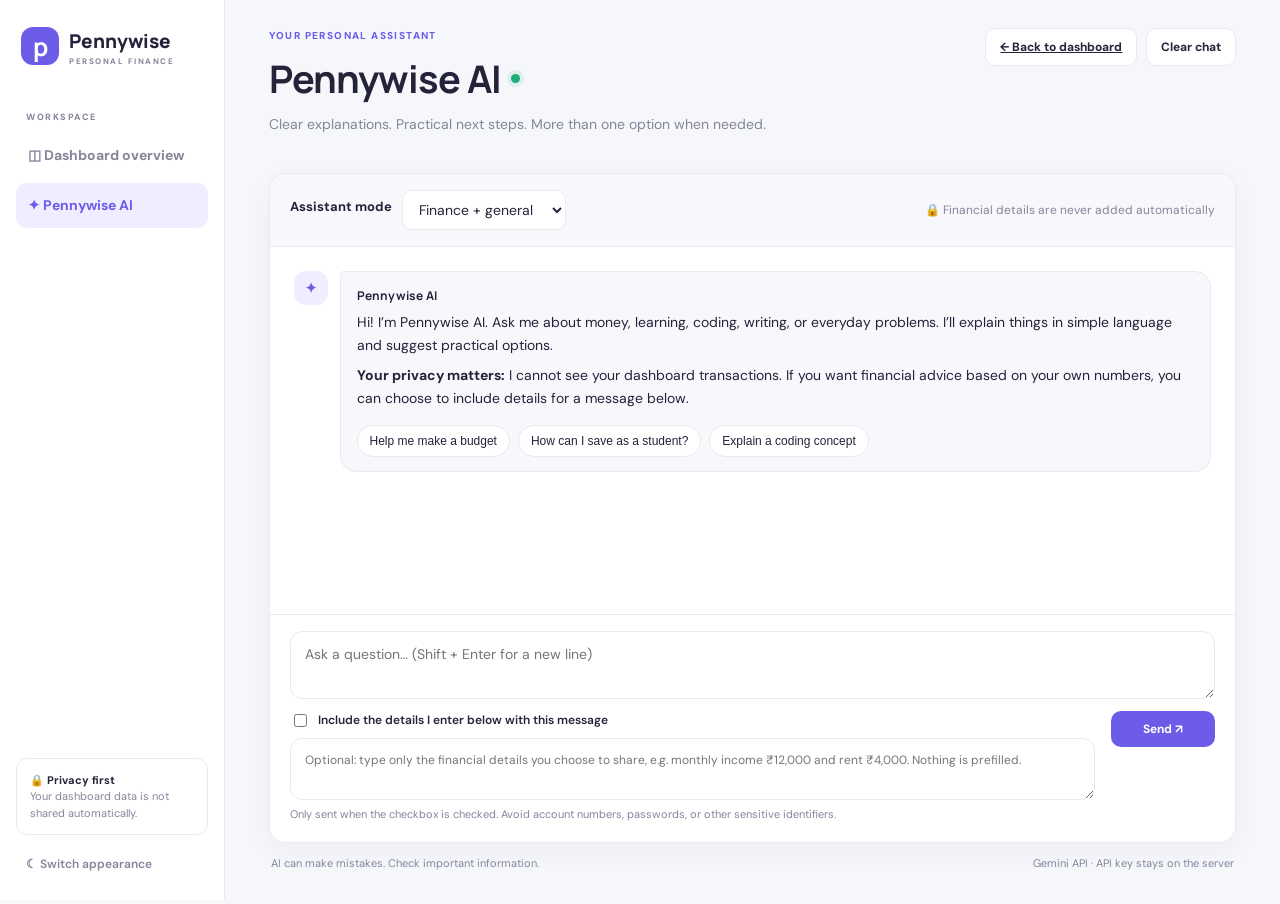
<file: chat.html>
<!doctype html>
<html lang="en" data-theme="light">
<head>
  <meta charset="utf-8"><meta name="viewport" content="width=device-width,initial-scale=1">
  <meta name="description" content="Pennywise AI — clear, practical answers for finance and everyday questions.">
  <title>Pennywise AI — Your helpful assistant</title>
  <link rel="preconnect" href="https://fonts.googleapis.com"><link href="https://fonts.googleapis.com/css2?family=DM+Sans:wght@400;500;600;700&family=Manrope:wght@400;500;600;700;800&display=swap" rel="stylesheet">
  <link rel="stylesheet" href="style.css"><link rel="stylesheet" href="chat.css">
</head>
<body class="chat-page">
  <div class="shell">
    <aside class="sidebar">
      <a class="brand" href="index.html"><b>p</b><span>Pennywise<small>PERSONAL FINANCE</small></span></a>
      <p class="side-label">WORKSPACE</p>
      <nav><a href="index.html">◫ Dashboard overview</a><a class="active" href="chat.html">✦ Pennywise AI</a></nav>
      <div class="side-bottom"><p>🔒 <b>Privacy first</b><small>Your dashboard data is not shared automatically.</small></p><button id="themeBtn" type="button">☾ Switch appearance</button></div>
    </aside>
    <main class="chat-main">
      <header class="chat-topbar"><div><small class="eyebrow">YOUR PERSONAL ASSISTANT</small><h1>Pennywise AI <span class="online-dot" aria-label="ready"></span></h1><p class="muted">Clear explanations. Practical next steps. More than one option when needed.</p></div><div class="top-actions"><a class="btn soft" href="index.html">← Back to dashboard</a><button class="btn soft" id="clearChat" type="button">Clear chat</button></div></header>
      <section class="chat-workspace panel">
        <div class="chat-controls"><div class="mode-picker"><label for="chatMode">Assistant mode</label><select id="chatMode"><option value="both">Finance + general</option><option value="finance">Personal finance</option><option value="general">General questions</option></select></div><div class="privacy-label">🔒 Financial details are never added automatically</div></div>
        <div id="messages" class="messages" role="log" aria-live="polite" aria-label="Conversation">
          <article class="message-card assistant"><div class="message-avatar">✦</div><div class="message-content"><strong>Pennywise AI</strong><p>Hi! I’m Pennywise AI. Ask me about money, learning, coding, writing, or everyday problems. I’ll explain things in simple language and suggest practical options.</p><p><b>Your privacy matters:</b> I cannot see your dashboard transactions. If you want financial advice based on your own numbers, you can choose to include details for a message below.</p><div class="suggestions"><button type="button" data-prompt="Explain budgeting to a beginner with a simple example.">Help me make a budget</button><button type="button" data-prompt="Give me a practical step-by-step plan to start saving money as a student.">How can I save as a student?</button><button type="button" data-prompt="Explain APIs and how a frontend talks to a backend in simple words.">Explain a coding concept</button></div></div></article>
        </div>
        <div id="status" class="chat-status" aria-live="polite"></div>
        <form id="chatForm" class="composer">
          <label class="sr-only" for="messageInput">Your message</label><textarea id="messageInput" rows="2" maxlength="6000" placeholder="Ask a question… (Shift + Enter for a new line)" required></textarea>
          <div class="composer-bottom"><div class="context-area"><label class="context-check"><input type="checkbox" id="includeContext"> Include the details I enter below with this message</label><textarea id="manualContext" rows="2" maxlength="2500" placeholder="Optional: type only the financial details you choose to share, e.g. monthly income ₹12,000 and rent ₹4,000. Nothing is prefilled."></textarea><small>Only sent when the checkbox is checked. Avoid account numbers, passwords, or other sensitive identifiers.</small></div><button class="btn primary send-btn" id="sendBtn" type="submit">Send ↗</button></div>
        </form>
      </section>
      <footer class="chat-footer"><span>AI can make mistakes. Check important information.</span><span>Gemini API · API key stays on the server</span></footer>
    </main>
  </div>
  <script src="chat.js"></script>
</body></html>
</file>
<file: style.css>
*{box-sizing:border-box} :root{--bg:#f6f7fb;--surface:#fff;--soft:#f7f7fc;--text:#24233a;--muted:#85859c;--line:#e9e9f2;--primary:#6d5ce8;--psoft:#efedff;--green:#159b72;--orange:#d98522;--red:#d84b64;--shadow:0 8px 28px #2724560b} [data-theme=dark]{--bg:#151522;--surface:#202032;--soft:#29293d;--text:#f0efff;--muted:#aaa9c2;--line:#38384d;--primary:#a49aff;--psoft:#34304e;--shadow:0 8px 28px #0002}body{margin:0;background:var(--bg);color:var(--text);font:14px/1.5 'DM Sans',sans-serif}h1,h2,h3,strong,.brand{font-family:Manrope,sans-serif}h1,h2,h3,p{margin-top:0}h1{font-size:27px;letter-spacing:-1px;margin-bottom:4px}h2{font-size:22px;letter-spacing:-.6px;margin:0}h3{font-size:15px;margin:0 0 4px}.muted,small{color:var(--muted)}small{font-size:11px}.eyebrow{display:block;font-size:10px;font-weight:800;letter-spacing:1.4px;color:var(--primary);margin-bottom:7px}.shell{max-width:1600px;margin:auto;display:grid;grid-template-columns:225px minmax(0,1fr);min-height:100vh}.sidebar{position:sticky;top:0;height:100vh;background:var(--surface);border-right:1px solid var(--line);padding:27px 16px 18px;display:flex;flex-direction:column}.brand{display:flex;align-items:center;gap:10px;text-decoration:none;color:var(--text);font-size:19px;font-weight:800;margin:0 0 45px 5px}.brand b{display:grid;place-items:center;background:var(--primary);color:#fff;border-radius:12px;width:38px;height:38px;font-size:25px}.brand small{display:block;font:700 8px 'DM Sans';letter-spacing:1.5px}.side-label{font-size:9px;letter-spacing:1.5px;font-weight:800;color:var(--muted);padding-left:10px}.sidebar nav{display:grid;gap:5px}.sidebar nav a{padding:12px;border-radius:10px;text-decoration:none;color:var(--muted);font-weight:700}.sidebar nav a:hover,.sidebar nav a.active{background:var(--psoft);color:var(--primary)}.side-bottom{margin-top:auto}.side-bottom p{padding:13px;border:1px solid var(--line);border-radius:11px;font-size:11px}.side-bottom small{display:block}.side-bottom button{border:0;background:transparent;color:var(--muted);font:600 12px 'DM Sans';cursor:pointer;padding:10px}.shell main{padding:28px clamp(18px,3.4vw,52px) 20px;min-width:0;max-width:1370px;width:100%;margin:auto}.topbar,.section-head{display:flex;justify-content:space-between;align-items:center;gap:15px}.topbar{margin-bottom:24px}.topbar .muted{margin-bottom:0}.avatar{display:inline-grid;place-items:center;margin-left:10px;width:38px;height:38px;border-radius:13px;background:#ffe4d8;color:#a9502c;font-weight:800}.btn{border:0;border-radius:10px;padding:10px 14px;font:700 12px 'DM Sans';cursor:pointer;display:inline-flex;align-items:center;justify-content:center;gap:7px;transition:.15s}.btn:hover{transform:translateY(-1px)}.primary{background:var(--primary);color:white}.soft{background:var(--surface);color:var(--text);border:1px solid var(--line)}.linkbtn{border:0;background:transparent;color:var(--primary);font:700 12px 'DM Sans';cursor:pointer;padding:8px}.panel{background:var(--surface);border:1px solid var(--line);border-radius:17px;box-shadow:var(--shadow)}.import{padding:25px 28px;display:grid;grid-template-columns:1.5fr .7fr;gap:10px;position:relative;overflow:hidden;margin-bottom:34px}.import h2{font-size:23px;margin-bottom:8px}.import p{font-size:12px;max-width:470px}.actions{display:flex;align-items:center;gap:8px;flex-wrap:wrap;margin-top:18px}.filebtn{position:relative;overflow:hidden}.filebtn input{position:absolute;inset:0;opacity:0;width:100%;cursor:pointer}.art{position:relative;min-height:140px;display:grid;place-items:center;background:radial-gradient(ellipse,var(--psoft),transparent 70%)}.art b{display:grid;place-items:center;width:100px;height:100px;border-radius:30px;transform:rotate(-8deg);background:linear-gradient(140deg,#8d7cff,#5e4bd7);color:#fff;font-size:44px;box-shadow:0 16px 35px #6d5ce83b}.art span,.art small{position:absolute;background:var(--surface);border:1px solid var(--line);border-radius:9px;padding:7px 9px;box-shadow:var(--shadow);font-size:10px;font-weight:700}.art span{right:0;top:10px;color:var(--green)}.art small{left:0;bottom:8px;color:var(--primary)}.full{grid-column:1/-1;border-top:1px solid var(--line);padding-top:17px;margin-top:12px}.hidden{display:none!important}label{display:block;font-size:12px;font-weight:700;margin-bottom:7px}input,textarea,select{font:inherit;color:var(--text);background:var(--surface);border:1px solid var(--line);border-radius:9px;padding:10px;outline:none;min-width:0}input:focus,textarea:focus,select:focus{border-color:var(--primary);box-shadow:0 0 0 3px #6d5ce822}textarea{width:100%;resize:vertical}.full .btn{margin-top:8px}.message{font-size:12px;margin:10px 0 0}.message.ok{color:var(--green)}.message.error,.message.warn{color:var(--red)}section[id]{scroll-margin-top:20px;margin-bottom:37px}.section-head{margin-bottom:17px}.section-head p{font-size:12px;margin:3px 0 0}.period{display:flex;align-items:center;gap:8px;color:var(--muted);font-size:11px}.period select{font-weight:700}.stats{display:grid;grid-template-columns:repeat(4,minmax(0,1fr));gap:13px;margin-bottom:16px}.stat{background:var(--surface);border:1px solid var(--line);border-radius:15px;padding:17px 19px;box-shadow:var(--shadow);min-width:0}.stat>span{font-size:11px;color:var(--muted);font-weight:700}.stat strong{display:block;font-size:26px;letter-spacing:-.8px;margin:12px 0 6px;overflow-wrap:anywhere}.stat small{font-size:10px}.stat.purple{background:var(--primary);border-color:var(--primary);color:white}.stat.purple>span,.stat.purple small{color:#e4e0ff}.stat #topCategory{font-size:19px}.charts{display:grid;grid-template-columns:1fr 1.2fr;gap:15px}.chart{padding:21px;min-width:0}.panel-title{display:flex;justify-content:space-between;align-items:center;gap:10px}.panel-title small{display:block;margin-top:3px}.tag{background:var(--soft);color:var(--muted);padding:6px 8px;border-radius:6px;font-size:8px;font-weight:800;letter-spacing:1px}.canvas{height:220px;position:relative;margin-top:12px}.canvas canvas{width:100%!important;height:100%!important}.empty{position:absolute;inset:0;display:grid;place-items:center;text-align:center;padding:22px;color:var(--muted);font-size:12px;pointer-events:none}.legend{display:flex;gap:9px;flex-wrap:wrap;margin-top:7px}.legend span{font-size:10px;color:var(--muted);display:flex;align-items:center;gap:5px}.dot{width:8px;height:8px;border-radius:50%;display:inline-block}.insights{display:grid;grid-template-columns:repeat(3,minmax(0,1fr));gap:12px}.insight{padding:18px;border:1px solid var(--line);border-radius:14px;background:var(--surface)}.insight i{display:grid;place-items:center;width:31px;height:31px;border-radius:9px;background:var(--psoft);color:var(--primary);font-style:normal;font-size:16px;margin-bottom:12px}.insight h3{font-size:13px}.insight p{font-size:11px;color:var(--muted);margin:0}.ai{padding:21px;margin-top:14px}.x{border:0;border-radius:8px;background:var(--soft);color:var(--text);font-size:20px;cursor:pointer}.tiny{font-size:11px}.answer{background:var(--soft);border-radius:10px;padding:14px;white-space:pre-wrap;line-height:1.7;margin:12px 0;font-size:13px}.ask{display:flex;gap:8px;margin-bottom:9px}.ask input{flex:1}.budget-total{text-align:right}.budget-total strong{display:block;font-size:21px}.budget-tools{padding:14px 17px;display:flex;align-items:center;gap:12px;flex-wrap:wrap;margin-bottom:13px}.budget-tools label{margin:0}.budget-set{display:flex;align-items:center;gap:5px;border:1px solid var(--line);border-radius:9px;padding-left:10px}.budget-set input{width:95px;border:0}.budget-tools>small{margin-left:auto}.budget-grid{display:grid;grid-template-columns:repeat(2,minmax(0,1fr));gap:11px}.budget-row{padding:15px 16px;border:1px solid var(--line);border-radius:13px;background:var(--surface)}.budget-top,.budget-numbers{display:flex;justify-content:space-between;align-items:center;gap:8px}.budget-top b{font-size:12px}.budget-edit{display:flex;align-items:center;gap:5px;color:var(--muted);font-size:10px}.budget-edit input{width:90px;padding:6px;text-align:right}.budget-numbers{font-size:10px;color:var(--muted);margin:12px 0 7px}.budget-numbers b{color:var(--text)}.progress{height:6px;border-radius:8px;background:var(--soft);overflow:hidden}.progress span{display:block;height:100%;border-radius:8px}.status{font-size:10px;margin-top:7px}.green{color:var(--green)}.orange{color:var(--orange)}.red{color:var(--red)}.goal-layout{display:grid;grid-template-columns:.75fr 1.25fr;gap:14px}.goal-form{padding:20px}.goal-form h3{margin-bottom:17px}.goal-form input{width:100%;margin-bottom:12px}.two{display:grid;grid-template-columns:1fr 1fr;gap:10px}.wide{width:100%;margin-top:5px}.goal-list{display:grid;grid-template-columns:repeat(2,minmax(0,1fr));gap:11px;align-content:start}.goal-card{padding:17px;border:1px solid var(--line);border-radius:14px;background:var(--surface)}.goal-top{display:flex;justify-content:space-between;gap:8px}.goal-card h3{font-size:13px}.goal-card p{font-size:10px;color:var(--muted);margin:3px 0}.goal-percent{font-size:21px;font-weight:800;color:var(--primary);margin:13px 0 7px}.goal-bottom{display:flex;justify-content:space-between;gap:7px;margin-top:8px;font-size:10px;color:var(--muted)}.goal-controls{display:flex;gap:5px;margin-top:12px}.goal-controls input{width:100%;padding:7px}.goal-controls button{border:0;border-radius:7px;background:var(--psoft);color:var(--primary);font-weight:700;cursor:pointer}.delete{border:0;background:transparent;color:var(--muted);font-size:18px;cursor:pointer}.txpanel{overflow:hidden}.filters{padding:14px;display:flex;gap:8px;border-bottom:1px solid var(--line)}.search{display:flex;align-items:center;gap:8px;flex:1;min-width:130px;border:1px solid var(--line);border-radius:9px;padding-left:10px;color:var(--muted);font-size:20px}.search input{border:0;width:100%;padding-left:0}.filters select{max-width:180px}table{border-collapse:collapse;width:100%;min-width:600px;text-align:left;font-size:11px}th{background:var(--soft);color:var(--muted);font-size:9px;letter-spacing:.8px;text-transform:uppercase;padding:12px 15px}td{padding:12px 15px;border-bottom:1px solid var(--line)}tbody tr:hover{background:var(--soft)}td.num,th.num{text-align:right}td.num{font-weight:800}td select{padding:4px 5px;max-width:130px;font-size:10px}.tablewrap{overflow:auto}.tablewrap>.empty{position:static;display:none;padding:28px}.table-foot{padding:12px 15px;border-top:1px solid var(--line);display:flex;justify-content:space-between;align-items:center;color:var(--muted);font-size:10px}footer{display:flex;justify-content:space-between;gap:10px;color:var(--muted);font-size:10px;padding:4px 0 14px}.toast{position:fixed;right:20px;bottom:20px;padding:12px 16px;background:var(--text);color:var(--surface);border-radius:10px;opacity:0;transform:translateY(8px);transition:.2s;pointer-events:none;z-index:20}.toast.show{opacity:1;transform:none}.preview-table{max-height:200px;overflow:auto}.preview-table table{min-width:500px}.preview-actions{display:flex;justify-content:flex-end;gap:8px;margin-top:10px}
@media(max-width:1100px){.shell{grid-template-columns:190px 1fr}.shell main{padding-inline:22px}.stats{grid-template-columns:repeat(2,minmax(0,1fr))}.insights{grid-template-columns:repeat(2,minmax(0,1fr))}.budget-tools>small{width:100%;margin:0}}
@media(max-width:760px){.shell{display:block}.sidebar{position:static;height:auto;padding:12px 15px;border-right:0;border-bottom:1px solid var(--line)}.brand{margin:0;font-size:17px}.brand b{width:33px;height:33px}.side-label,.side-bottom{display:none}.sidebar nav{display:flex;overflow-x:auto;gap:4px;margin-top:10px}.sidebar nav a{white-space:nowrap;padding:8px 10px;font-size:11px}.shell main{padding:20px 14px}.topbar h1{font-size:22px}.topbar .btn{font-size:10px;padding:9px}.import{grid-template-columns:1fr;padding:20px}.art{display:none}.import h2{font-size:21px}.actions{gap:5px}.actions .btn{padding:9px}.section-head h2{font-size:20px}.stats{gap:8px}.stat{padding:13px}.stat strong{font-size:22px}.stat #topCategory{font-size:17px}.charts,.goal-layout,.budget-grid{grid-template-columns:1fr}.chart{padding:16px}.canvas{height:210px}.insights{grid-template-columns:1fr}.insight{display:grid;grid-template-columns:35px 1fr;column-gap:10px}.insight i{grid-row:span 2;margin:0}.insight h3{align-self:end}.insight p{align-self:start}.goal-list{grid-template-columns:1fr}.filters{flex-wrap:wrap}.search{flex-basis:100%}.filters select{flex:1;max-width:none}.budget-tools{gap:8px}.budget-tools label{width:100%}.budget-tools>small{width:100%}.ask{flex-direction:column}.section-head{align-items:flex-start}.period{display:grid;gap:3px}.period select{max-width:140px}footer{flex-direction:column}}
@media(max-width:390px){.stats{grid-template-columns:1fr 1fr}.stat strong{font-size:20px}.avatar{display:none}.topbar h1{font-size:20px}}
</file>
<file: chat.css>
.chat-page{min-height:100vh}.chat-main{min-width:0;max-width:1500px;width:100%;padding:34px 38px 22px}.chat-topbar{display:flex;align-items:flex-start;justify-content:space-between;gap:20px;margin-bottom:24px}.chat-topbar h1{display:flex;align-items:center;gap:10px;margin:7px 0;font-family:Manrope,sans-serif;font-size:clamp(27px,3vw,38px)}.online-dot{display:inline-block;width:9px;height:9px;border-radius:50%;background:#21ad7a;box-shadow:0 0 0 4px #21ad7a1c}.top-actions{display:flex;gap:9px;align-items:center;flex-wrap:wrap}.chat-workspace{padding:0;overflow:hidden;display:flex;flex-direction:column;min-height:calc(100vh - 230px);max-height:calc(100vh - 220px)}.chat-controls{padding:16px 20px;display:flex;justify-content:space-between;align-items:center;gap:14px;border-bottom:1px solid var(--line);background:var(--soft)}.mode-picker{display:flex;align-items:center;gap:10px}.mode-picker label{font-weight:700;font-size:13px}.mode-picker select{border:1px solid var(--line);border-radius:10px;padding:9px 12px;background:var(--surface);color:var(--text)}.privacy-label{font-size:12px;color:var(--muted)}.messages{padding:24px;overflow:auto;flex:1;display:flex;flex-direction:column;gap:18px;scroll-behavior:smooth}.message-card{display:flex;gap:12px;align-items:flex-start;max-width:920px;width:100%}.message-card.user{align-self:flex-end;flex-direction:row-reverse}.message-avatar{width:34px;height:34px;flex:0 0 34px;border-radius:12px;display:grid;place-items:center;background:var(--psoft);color:var(--primary);font-weight:800}.message-card.user .message-avatar{background:var(--primary);color:white}.message-content{min-width:0;max-width:100%;background:var(--soft);border:1px solid var(--line);border-radius:4px 16px 16px;padding:14px 16px;line-height:1.65;overflow-wrap:anywhere}.message-card.user .message-content{background:var(--psoft);border-color:transparent;border-radius:16px 4px 16px 16px}.message-content>strong{font-size:12px;letter-spacing:.02em;display:block;margin-bottom:5px}.message-content p{margin:7px 0}.message-content p:first-of-type{margin-top:0}.message-content pre{white-space:pre-wrap;overflow-wrap:anywhere;background:var(--surface);padding:12px;border-radius:8px;overflow:auto}.suggestions{display:flex;flex-wrap:wrap;gap:8px;margin-top:15px}.suggestions button{border:1px solid var(--line);border-radius:999px;background:var(--surface);color:var(--text);padding:8px 12px;font-size:12px;cursor:pointer}.suggestions button:hover{border-color:var(--primary);color:var(--primary)}.chat-status{min-height:20px;padding:0 24px;color:var(--muted);font-size:12px}.composer{border-top:1px solid var(--line);padding:16px 20px 20px;background:var(--surface)}.composer>textarea,.context-area textarea{display:block;width:100%;resize:vertical;border:1px solid var(--line);border-radius:12px;padding:12px 14px;background:var(--surface);color:var(--text);font:inherit;outline:none}.composer>textarea:focus,.context-area textarea:focus{border-color:var(--primary);box-shadow:0 0 0 3px #6d5ce81a}.composer-bottom{display:flex;align-items:flex-start;justify-content:space-between;gap:16px;margin-top:12px}.context-area{flex:1;min-width:0}.context-check{display:flex;gap:8px;align-items:center;font-size:12px;font-weight:600;margin-bottom:8px;cursor:pointer}.context-area textarea{font-size:12px}.context-area small{display:block;color:var(--muted);font-size:11px;margin-top:6px}.send-btn{min-width:104px}.send-btn:disabled{opacity:.6;cursor:wait}.chat-footer{display:flex;justify-content:space-between;gap:12px;color:var(--muted);font-size:11px;padding:12px 2px}.sr-only{position:absolute;width:1px;height:1px;padding:0;margin:-1px;overflow:hidden;clip:rect(0,0,0,0);white-space:nowrap;border:0}@media(max-width:900px){.chat-main{padding:24px 16px}.chat-workspace{min-height:calc(100vh - 250px);max-height:none}.chat-topbar{flex-direction:column}.chat-controls{align-items:flex-start;flex-direction:column}.messages{padding:16px}.composer{padding:14px}.composer-bottom{flex-direction:column}.send-btn{align-self:flex-end}.chat-footer{flex-direction:column}}@media(max-width:600px){.chat-main{padding:18px 10px}.top-actions{width:100%}.top-actions .btn{flex:1;justify-content:center}.message-card{gap:8px}.message-avatar{width:30px;height:30px;flex-basis:30px}.message-content{padding:11px 12px;font-size:14px}.mode-picker{width:100%;justify-content:space-between}.mode-picker select{max-width:65%}}
</file>
